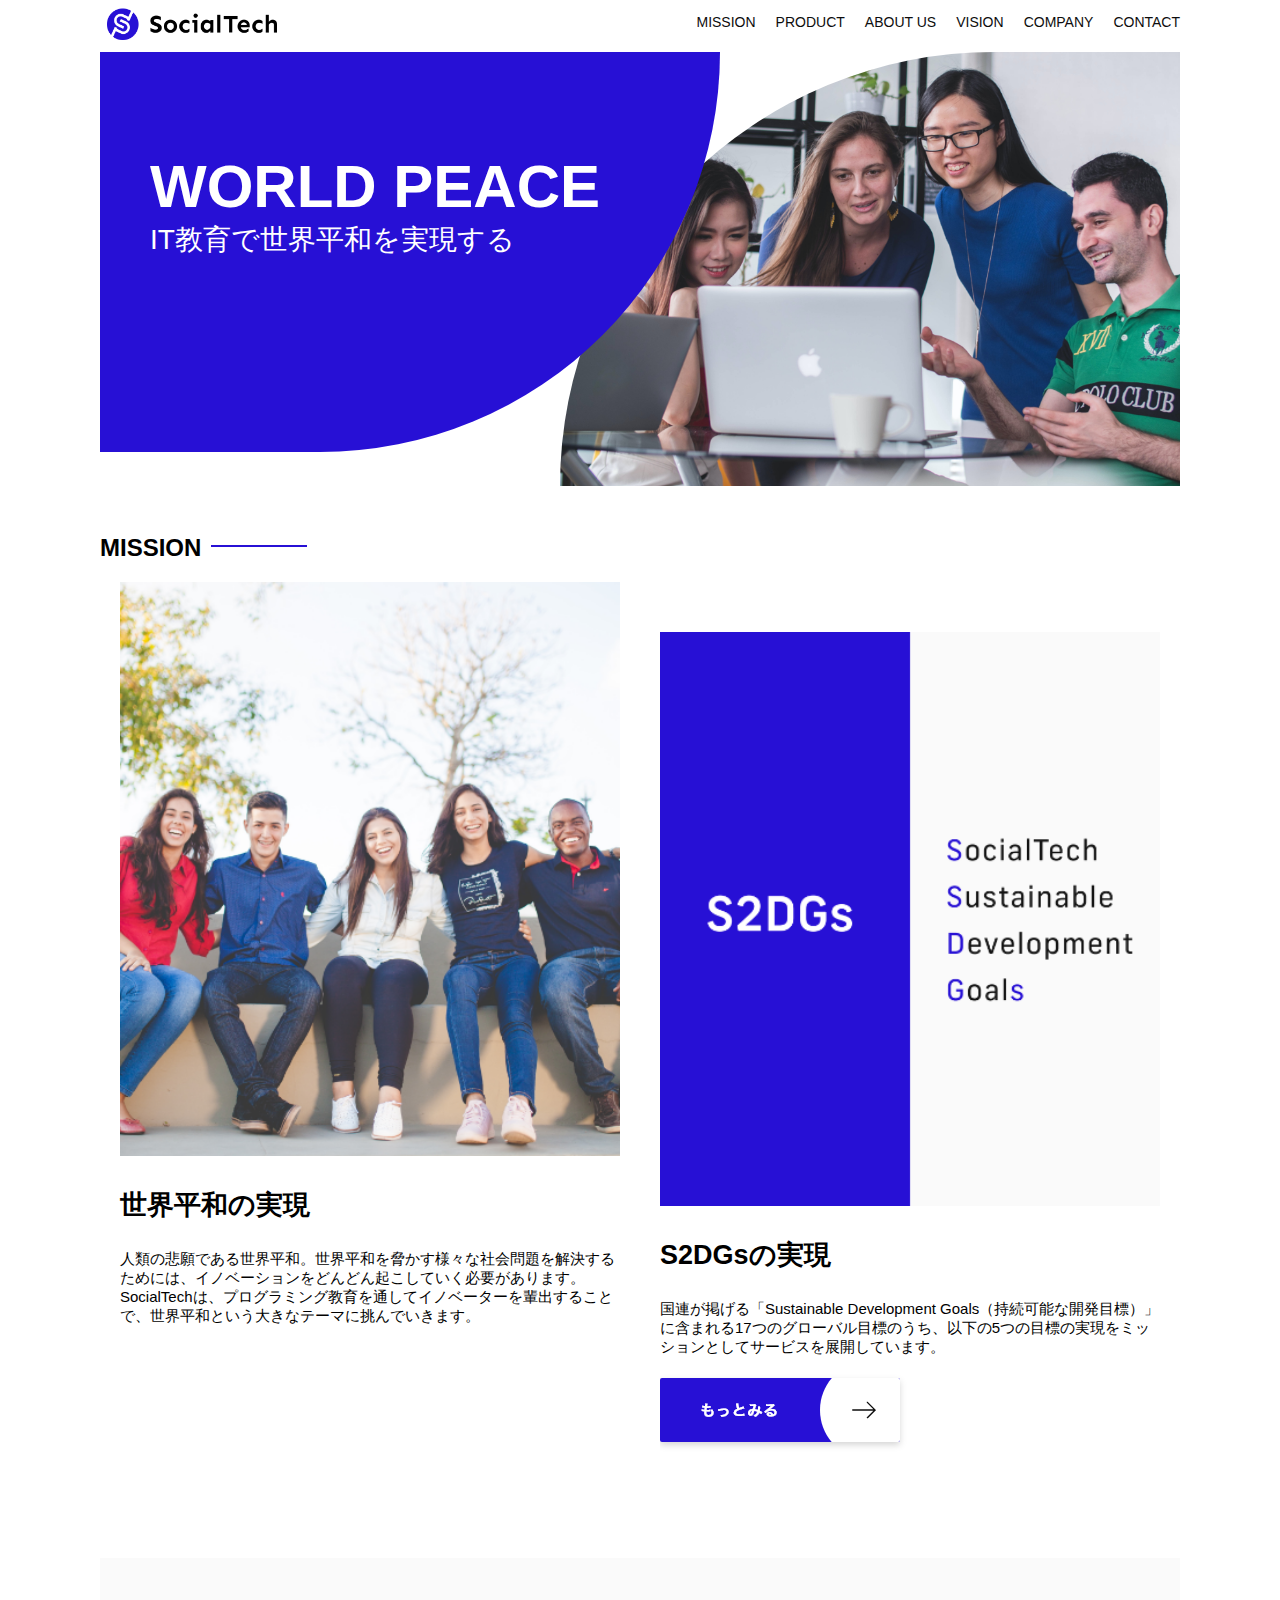
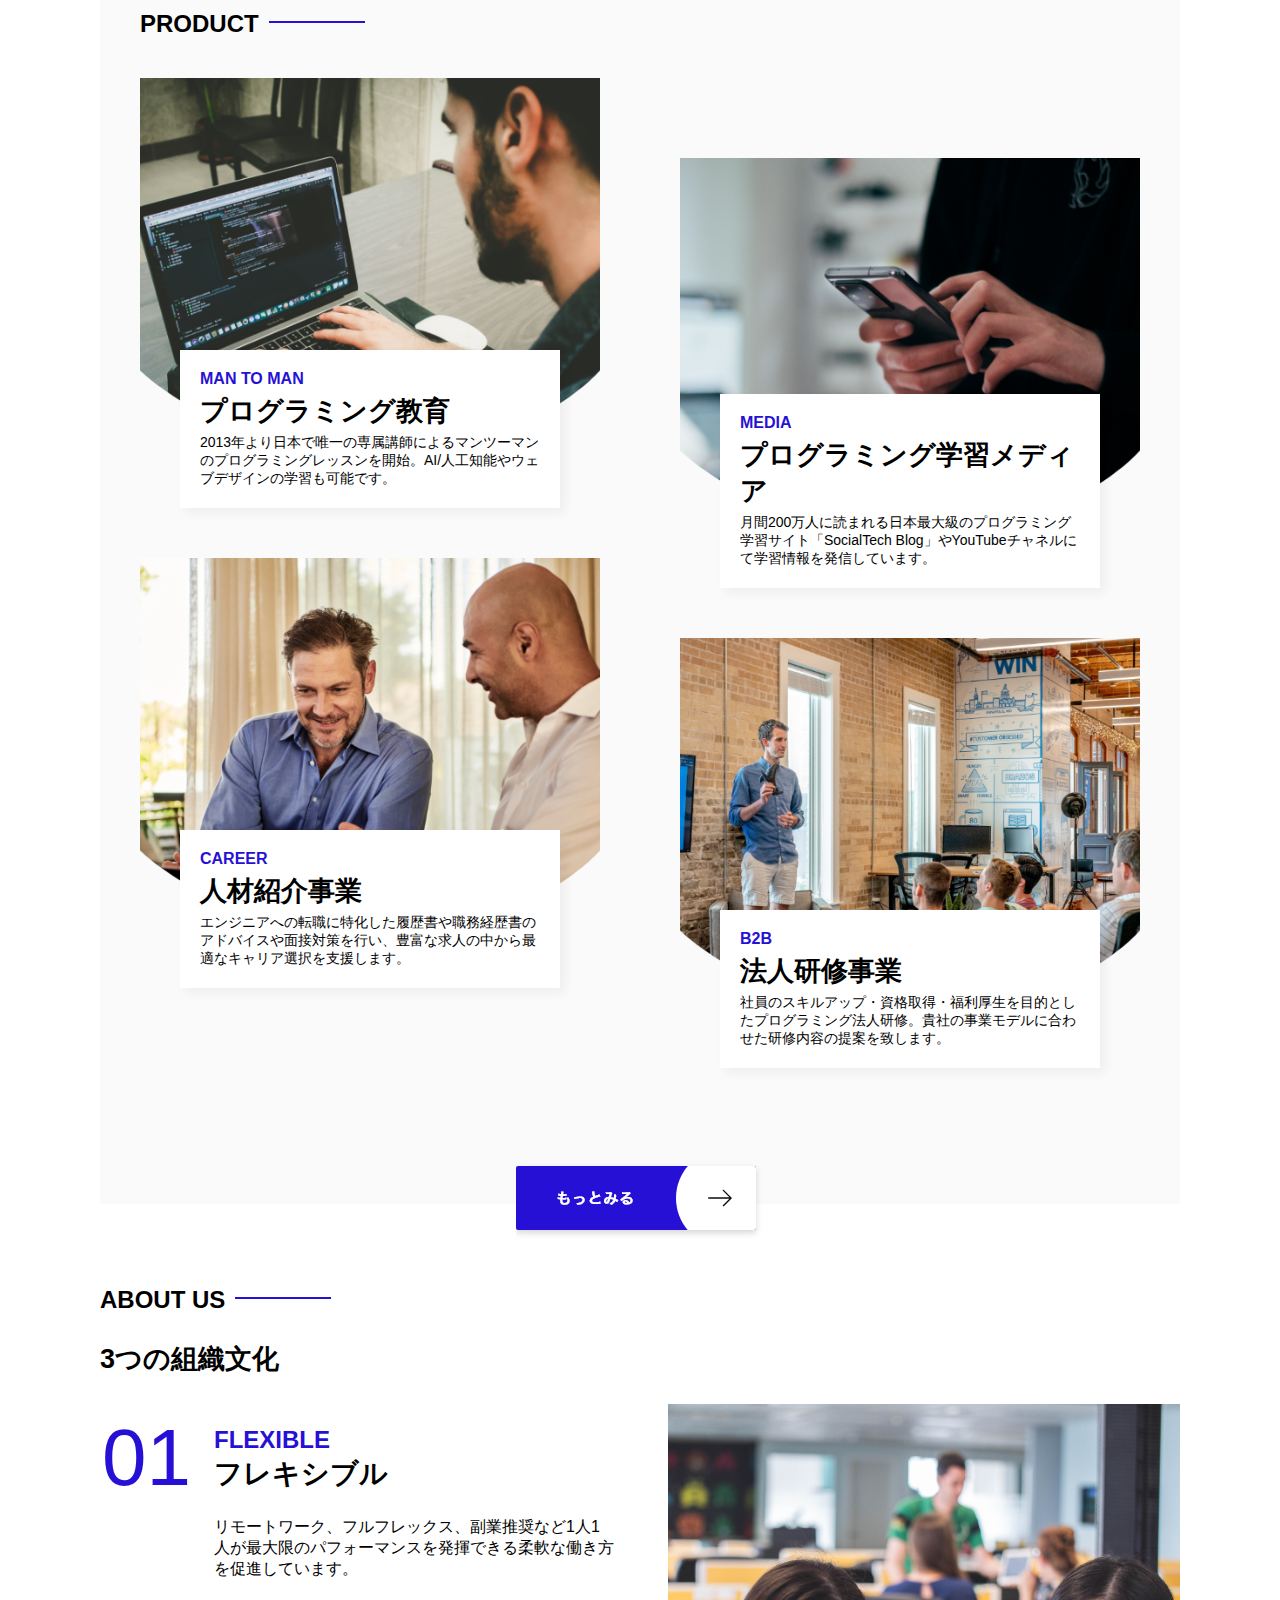
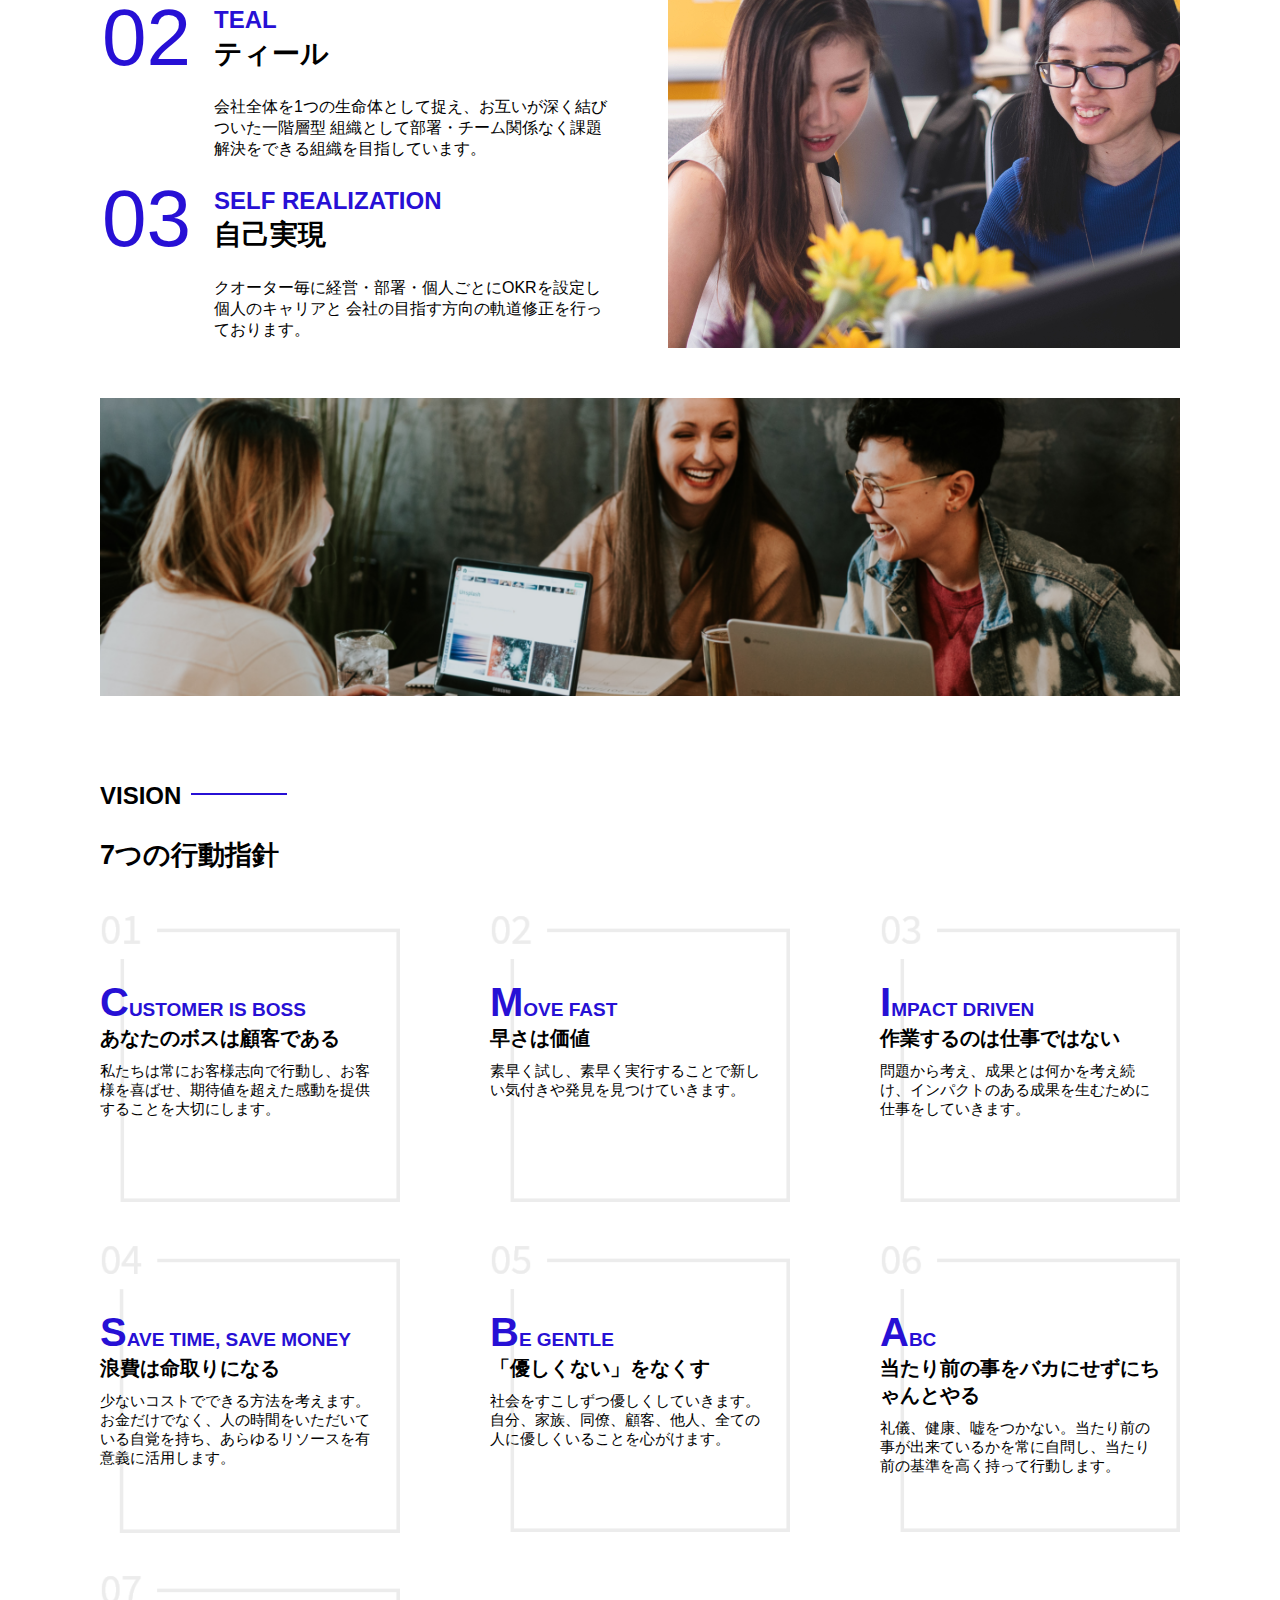
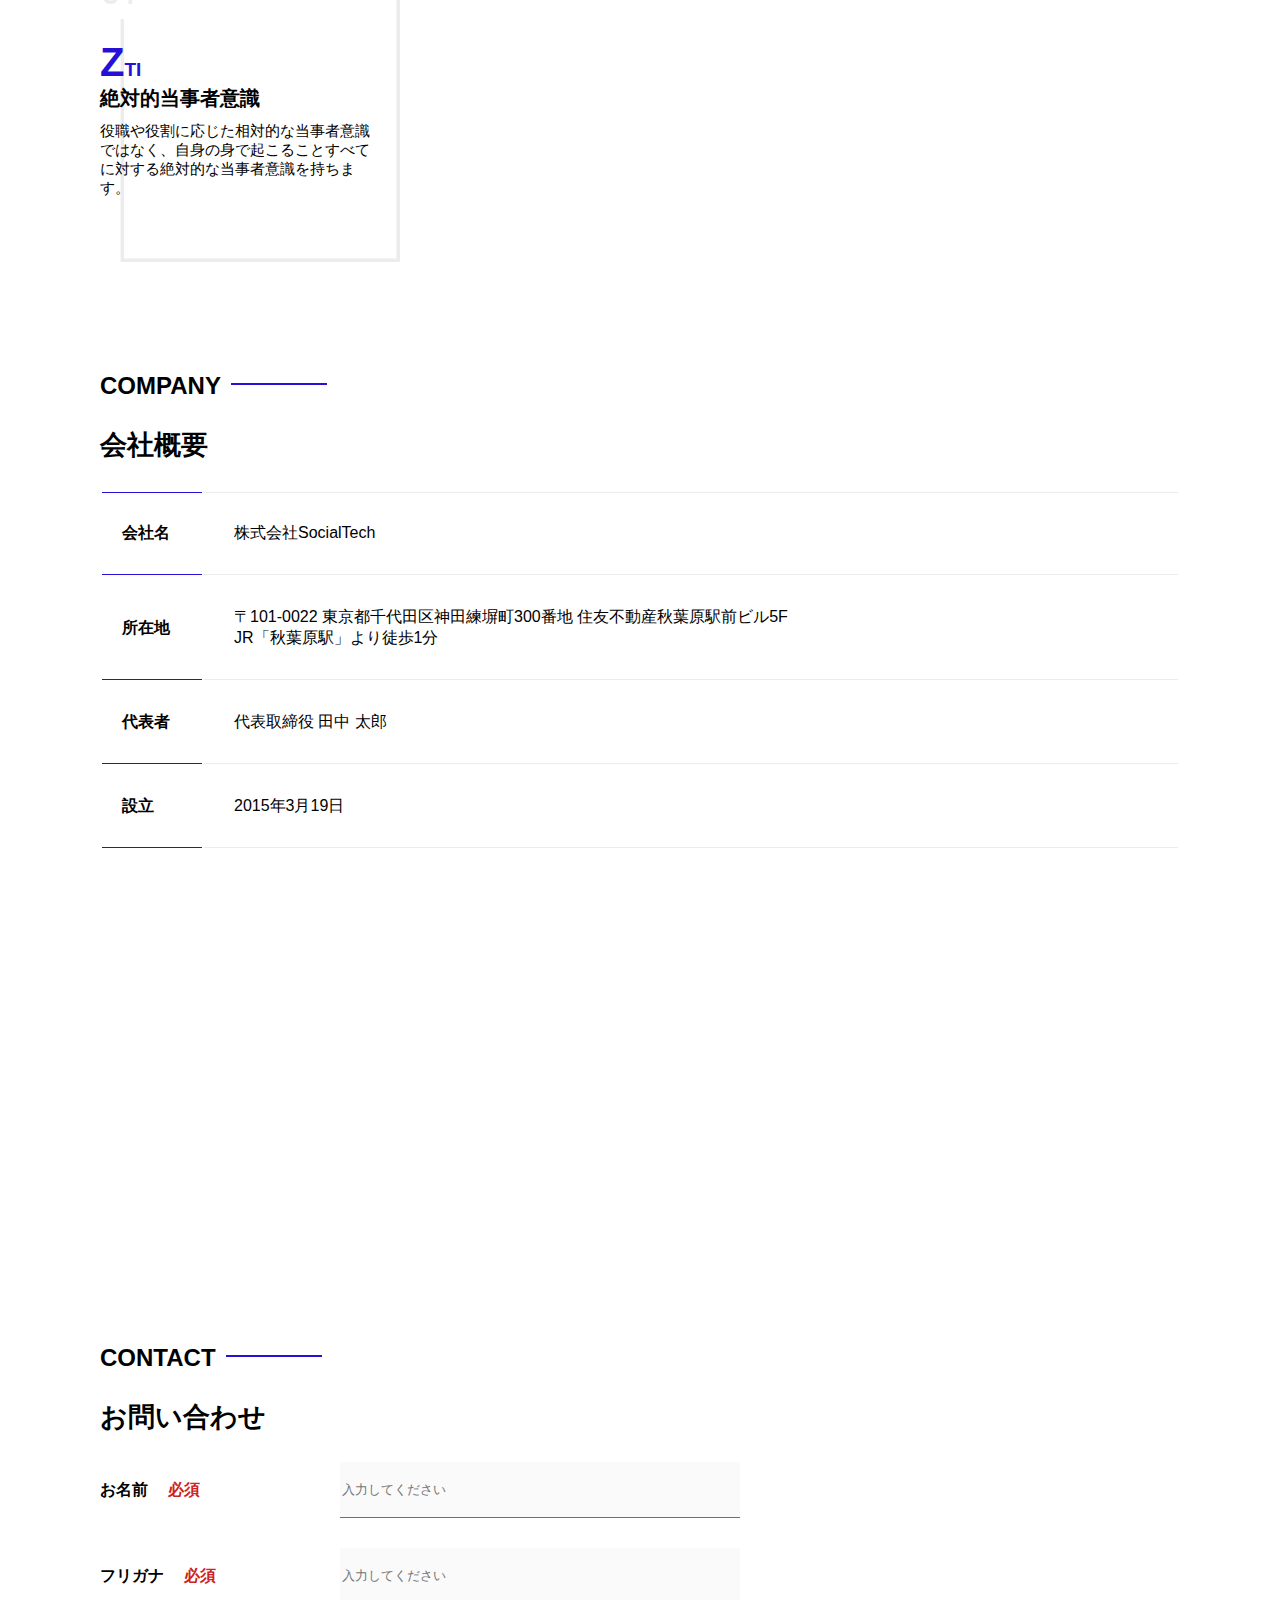
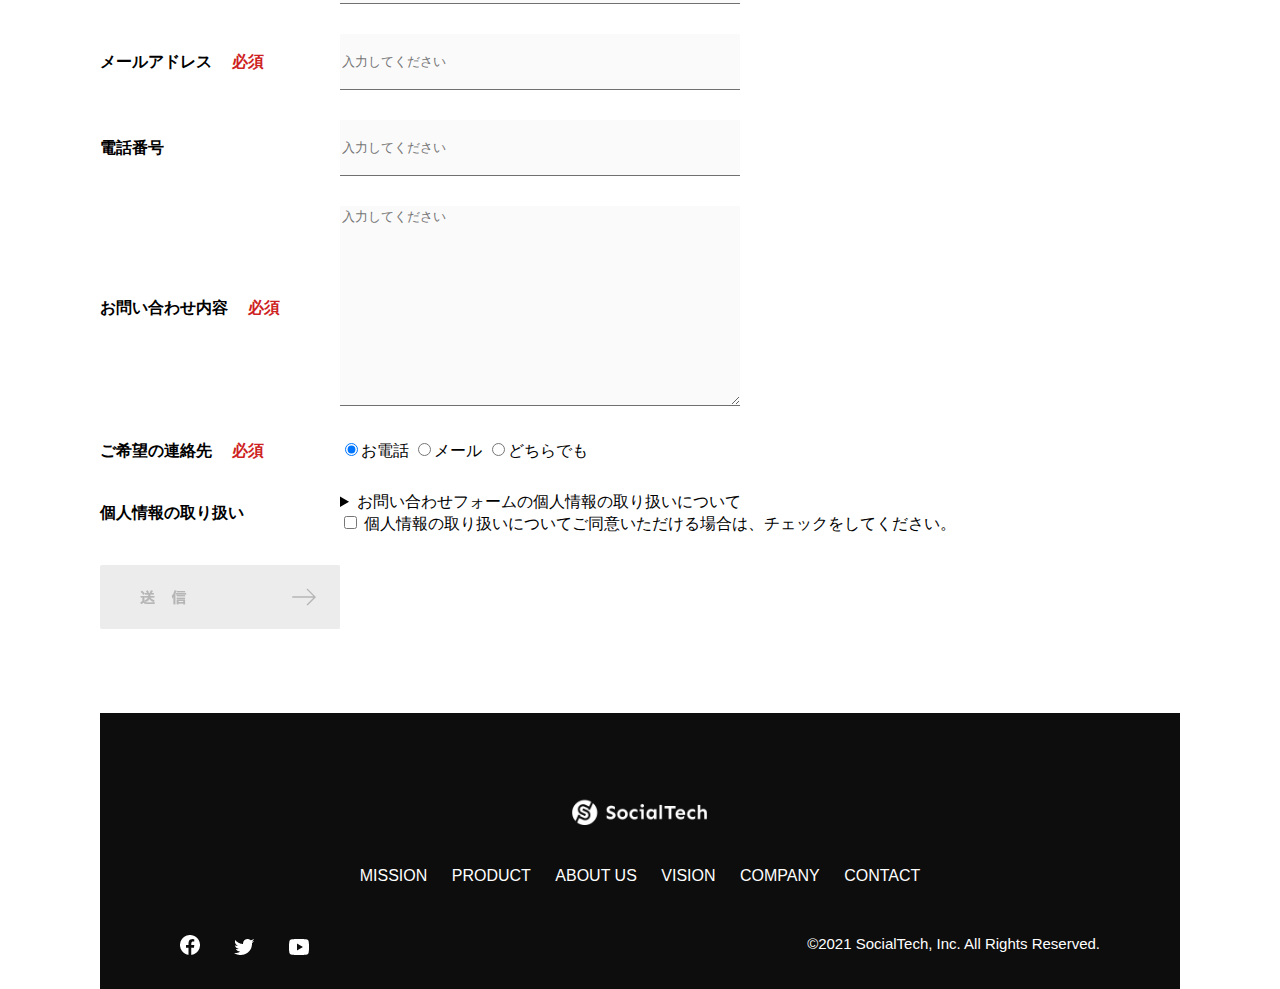
<file: index.html>
<!DOCTYPE html>
<html>

<head>
  <title>SocialTech</title>
  <meta charset="UTF-8">
  <meta name="description" content="SocialTechはEdTech業界のリーディングカンパニーを目指します。">
  <meta name="viewport" content="width=device-width, initial-scale=1.0">
  <link rel="stylesheet" href="style.css">
</head>

<body>
  <!-- ヘッダー -->
  <header>
    <!-- ロゴ -->
    <a href="index.html" id="logo">
      <img src="images/logo.png" alt="トップページに戻る">
    </a>

    <!-- PC用ナビゲーション -->
    <nav id="nav-pc">
      <ul>
        <li><a href="mission.html">MISSION</a></li>
        <li><a href="product.html">PRODUCT</a></li>
        <li><a href="index.html#aboutus">ABOUT US</a></li>
        <li><a href="index.html#vision">VISION</a></li>
        <li><a href="index.html#company">COMPANY</a></li>
        <li><a href="index.html#contact">CONTACT</a></li>
      </ul>
    </nav>
    <!-- スマホ用メニューボタン -->
    <button id="menu-sp" onclick="document.getElementById('nav-sp').style.display = 'block'">
      <img src="images/button-menu.png" alt="ナビゲーションを開く">
    </button>
    <!-- スマホ用ナビゲーション -->
    <div id="nav-sp">
      <button id="close" onclick="document.getElementById('nav-sp').style.display = 'none'">
        <img src="images/button-close.png" alt="ナビゲーションを閉じる">
      </button>

      <nav>
        <ul>
          <li>
            <a id="logo-sp" href="index.html" onclick="document.getElementById('nav-sp').style.display = 'none'"><img
                src="images/logo-sp.png" alt="トップページに戻る"></a>
          </li>
          <li><a class="menu" href="mission.html"
              onclick="document.getElementById('nav-sp').style.display = 'none'">MISSION</a></li>
          <li><a class="menu" href="product.html"
              onclick="document.getElementById('nav-sp').style.display = 'none'">PRODUCT</a></li>
          <li><a class="menu" href="index.html#aboutus"
              onclick="document.getElementById('nav-sp').style.display = 'none'">ABOUT US</a></li>
          <li><a class="menu" href="index.html#vision"
              onclick="document.getElementById('nav-sp').style.display = 'none'">VISION</a></li>
          <li><a class="menu" href="index.html#company"
              onclick="document.getElementById('nav-sp').style.display = 'none'">COMPANY</a></li>
          <li><a class="menu" href="index.html#contact"
              onclick="document.getElementById('nav-sp').style.display = 'none'">CONTACT</a></li>
        </ul>
      </nav>
      <div id="sns">
        <a href="https://www.facebook.com/sejuku2013">
          <img src="images/button-facebook.png" alt="Facebookのリンク">
        </a>
        <a href="https://twitter.com/samuraijuku">
          <img src="images/button-twitter.png" alt="Twitterのリンク">
        </a>
        <a href="https://www.youtube.com/channel/UCCFOQO5aDK0xXam4cUQXT8g">
          <img src="images/button-youtube.png" alt="YouTubeのリンク">
        </a>
      </div>
    </div>
  </header>

  <main>
    <article>
      <!-- メインビジュアル -->
      <section id="main-visual">
        <div id="main-message">
          <h1>WORLD PEACE</h1>
          <p>IT教育で世界平和を実現する</p>
        </div>
        <img src="images/index/index-main.png" alt="PCの周りに集まる多国籍の仲間たち">
      </section>
      <!-- ミッション -->
      <section id="mission">
        <h2 class="index-h2">MISSION</h2>
        <div id="mission-flex">
          <div>
            <img id="mission-photo" src="images/index/index-mission.png" alt="屋外のベンチで写真を撮影する多国籍の仲間たち">
            <h3>世界平和の実現</h3>
            <p>
              人類の悲願である世界平和。世界平和を脅かす様々な社会問題を解決するためには、イノベーションをどんどん起こしていく必要があります。SocialTechは、プログラミング教育を通してイノベーターを輩出することで、世界平和という大きなテーマに挑んでいきます。
            </p>
          </div>
          <div>
            <img id="s2dgs" src="images/index/s2dgs.png" alt="S2DGs">
            <h3>S2DGsの実現</h3>
            <p>国連が掲げる「Sustainable Development Goals（持続可能な開発目標）」に含まれる17つのグローバル目標のうち、以下の5つの目標の実現をミッションとしてサービスを展開しています。</p>
            <a href="mission.html">
              <img src="images/button-more.png" alt="もっとみる">
            </a>
          </div>
        </div>
      </section>
      <!-- プロダクト -->
      <section id="product">
        <h2 class="index-h2">PRODUCT</h2>
        <div class="product-flex">
          <div id="product-left">
            <div>
              <img class="product-photo" src="images/index/index-mantoman.png" alt="PCでコードを書く男性">
              <div class="product-explain">
                <span>MAN TO MAN</span>
                <h3>プログラミング教育</h3>
                <p>2013年より日本で唯一の専属講師によるマンツーマンのプログラミングレッスンを開始。AI/人工知能やウェブデザインの学習も可能です。</p>
              </div>
            </div>
            <div>
              <img class="product-photo" src="images/index/index-career.png" alt="笑顔で話し合う2人の男性">
              <div class="product-explain">
                <span>CAREER</span>
                <h3>人材紹介事業</h3>
                <p>エンジニアへの転職に特化した履歴書や職務経歴書のアドバイスや面接対策を行い、豊富な求人の中から最適なキャリア選択を支援します。</p>
              </div>
            </div>
          </div>
          <div id="product-right">
            <div>
              <img class="product-photo" src="images/index/index-media.png" alt="スマートフォンを操作する人">
              <div class="product-explain">
                <span>MEDIA</span>
                <h3>プログラミング学習メディア</h3>
                <p>月間200万人に読まれる日本最大級のプログラミング学習サイト「SocialTech Blog」やYouTubeチャネルにて学習情報を発信しています。</p>
              </div>
            </div>
            <div>
              <img class="product-photo" src="images/index/index-b2b.png" alt="講演中の男性とそれを聴く人々">
              <div class="product-explain">
                <span>B2B</span>
                <h3>法人研修事業</h3>
                <p>社員のスキルアップ・資格取得・福利厚生を目的としたプログラミング法人研修。貴社の事業モデルに合わせた研修内容の提案を致します。</p>
              </div>
            </div>
          </div>
        </div>
        <div id="product-more">
          <a href="product.html">
            <img src="images/button-more.png" alt="もっとみる">
          </a>
        </div>
      </section>
      <!-- ABOUT US -->
      <section id="aboutus">
        <h2 class="index-h2">ABOUT US</h2>
        <h3>3つの組織文化</h3>
        <div>
          <table class="culture-table">
            <tr>
              <td class="culture-num">01</td>
              <th><span class="culture-en">FLEXIBLE</span><br>フレキシブル</th>
            </tr>
            <tr>
              <td>
                <!-- 空のセル -->
              </td>
              <td class="culture-description">リモートワーク、フルフレックス、副業推奨など1人1人が最大限のパフォーマンスを発揮できる柔軟な働き方を促進しています。</td>
            </tr>
            <tr>
              <td class="culture-num">02</td>
              <th><span class="culture-en">TEAL</span><br>ティール</th>
            </tr>
            <tr>
              <td>
                <!-- 空のセル -->
              </td>
              <td class="culture-description">会社全体を1つの生命体として捉え、お互いが深く結びついた一階層型 組織として部署・チーム関係なく課題解決をできる組織を目指しています。</td>
            </tr>
            <tr>
              <td class="culture-num">03</td>
              <th><span class="culture-en">SELF REALIZATION</span><br>自己実現</th>
            </tr>
            <tr>
              <td>
                <!-- 空のセル -->
              </td>
              <td class="culture-description">クオーター毎に経営・部署・個人ごとにOKRを設定し個人のキャリアと 会社の目指す方向の軌道修正を行っております。</td>
            </tr>
          </table>
          <img class="culture-img" src="images/index/index-aboutus1.png" alt="笑顔で話し合う2人の女性">
        </div>
        <img class="culture-img2" src="images/index/index-aboutus2.png" alt="笑顔で話し合う3人の男女">
      </section>
      <!-- VISION -->
      <section id="vision">
        <h2 class="index-h2">VISION</h2>
        <h3>7つの行動指針</h3>
        <div>
          <div class="vision-box">
            <img src="images/index/vision-01.png" alt="01">
            <div>
              <h4>CUSTOMER IS BOSS</h4>
              <h5>あなたのボスは顧客である</h5>
              <p>私たちは常にお客様志向で行動し、お客様を喜ばせ、期待値を超えた感動を提供することを大切にします。</p>
            </div>
          </div>
          <div class="vision-box">
            <img src="images/index/vision-02.png" alt="02">
            <div>
              <h4>MOVE FAST</h4>
              <h5>早さは価値</h5>
              <p>素早く試し、素早く実行することで新しい気付きや発見を見つけていきます。</p>
            </div>
          </div>
          <div class="vision-box">
            <img src="images/index/vision-03.png" alt="03">
            <div>
              <h4>IMPACT DRIVEN</h4>
              <h5>作業するのは仕事ではない</h5>
              <p>問題から考え、成果とは何かを考え続け、インパクトのある成果を生むために仕事をしていきます。</p>
            </div>
          </div>
          <div class="vision-box">
            <img src="images/index/vision-04.png" alt="04">
            <div>
              <h4>SAVE TIME, SAVE MONEY</h4>
              <h5>浪費は命取りになる</h5>
              <p>少ないコストでできる方法を考えます。お金だけでなく、人の時間をいただいている自覚を持ち、あらゆるリソースを有意義に活用します。</p>
            </div>
          </div>
          <div class="vision-box">
            <img src="images/index/vision-05.png" alt="05">
            <div>
              <h4>BE GENTLE</h4>
              <h5>「優しくない」をなくす</h5>
              <p>社会をすこしずつ優しくしていきます。自分、家族、同僚、顧客、他人、全ての人に優しくいることを心がけます。</p>
            </div>
          </div>
          <div class="vision-box">
            <img src="images/index/vision-06.png" alt="06">
            <div>
              <h4>ABC</h4>
              <h5>当たり前の事をバカにせずにちゃんとやる</h5>
              <p>礼儀、健康、嘘をつかない。当たり前の事が出来ているかを常に自問し、当たり前の基準を高く持って行動します。</p>
            </div>
          </div>
          <div class="vision-box">
            <img src="images/index/vision-07.png" alt="07">
            <div>
              <h4>ZTI</h4>
              <h5>絶対的当事者意識</h5>
              <p>役職や役割に応じた相対的な当事者意識ではなく、自身の身で起こることすべてに対する絶対的な当事者意識を持ちます。</p>
            </div>
          </div>
        </div>
      </section>
      <!-- COMPANY -->
      <section id="company">
        <h2 class="index-h2">COMPANY</h2>
        <h3>会社概要</h3>
        <table id="company-table">
          <tr>
            <th class="tableheader tableheader-first">会社名</th>
            <td class="cell cell-first">株式会社SocialTech</td>
          </tr>
          <tr>
            <th class="tableheader">所在地</th>
            <td class="cell">〒101-0022 東京都千代田区神田練塀町300番地 住友不動産秋葉原駅前ビル5F<br>JR「秋葉原駅」より徒歩1分</td>
          </tr>
          <tr>
            <th class="tableheader">代表者</th>
            <td class="cell">代表取締役 田中 太郎</td>
          </tr>
          <tr>
            <th class="tableheader">設立</th>
            <td class="cell">2015年3月19日</td>
          </tr>
        </table>
        <iframe
          src="https://www.google.com/maps/embed?pb=!1m18!1m12!1m3!1d12960.275487385094!2d139.76435286709986!3d35.699922761296456!2m3!1f0!2f0!3f0!3m2!1i1024!2i768!4f13.1!3m3!1m2!1s0x60188fee13660e23%3A0x77137876edf742ac!2z5L2P5Y-L5LiN5YuV55Sj56eL6JGJ5Y6f6aeF5YmN44OT44Or!5e0!3m2!1sja!2sjp!4v1729045580157!5m2!1sja!2sjp"
          style="border:0;" allowfullscreen="" loading="lazy">
        </iframe>
      </section>
      <!-- お問い合わせフォーム -->
      <section id="contact">
        <h2 class="index-h2">CONTACT</h2>
        <h3>お問い合わせ</h3>
        <form>
          <div>
            <div class="contact-heading">
              <label class="contact-label">お名前<span class="contact-span">必須</span></label>
            </div>
            <div>
              <input type="text" name="name" placeholder="入力してください" class="contact-textbox">
            </div>
          </div>
          <div>
            <div class="contact-heading">
              <label class="contact-label">フリガナ<span class="contact-span">必須</span></label>
            </div>
            <div>
              <input type="text" name="hurigana" placeholder="入力してください" class="contact-textbox">
            </div>
          </div>
          <div>
            <div class="contact-heading">
              <label class="contact-label">メールアドレス<span class="contact-span">必須</span></label>
            </div>
            <div>
              <input type="text" name="email" placeholder="入力してください" class="contact-textbox">
            </div>
          </div>
          <div>
            <div class="contact-heading">
              <label class="contact-label">電話番号</label>
            </div>
            <div>
              <input type="text" name="tel" placeholder="入力してください" class="contact-textbox">
            </div>
          </div>
          <div>
            <div class="contact-heading">
              <label class="contact-label">お問い合わせ内容<span class="contact-span">必須</span></label>
            </div>
            <div>
              <textarea class="contact-textarea" placeholder="入力してください" name="message"></textarea>
            </div>
          </div>
          <div>
            <div class="contact-heading">
              <label class="contact-label">ご希望の連絡先<span class="contact-span">必須</span></label>
            </div>
            <div>
              <input class="radiobutton" type="radio" value="tel" name="contact" checked><label>お電話</label>
              <input class="radiobutton" type="radio" value="mail" name="contact"><label>メール</label>
              <input class="radiobutton" type="radio" value="both" name="contact"><label>どちらでも</label>
            </div>
          </div>
          <div>
            <div class="contact-heading">
              <label class="contact-label">個人情報の取り扱い</label>
            </div>
            <div>
              <details>
                <summary>お問い合わせフォームの個人情報の取り扱いについて</summary>
                <div>
                  <dl>
                    <dt>１．組織の名称又は氏名</dt>
                    <dd>株式会社SocialTech</dd>
                    <dt>２．個人情報保護管理者（若しくはその代理人）の氏名又は職名、所属及び連絡先</dt>
                    <dd>
                      <p>鈴木 一郎 コーポレート部</p>
                      <p>メールアドレス：samurai@example.com</p>
                      <p>TEL：03-1234-5678</p>
                    </dd>
                    <dt>３．個人情報の利用目的</dt>
                    <dd>
                      <ul>
                        <li>・本サービス及び本サービスに関連する情報の提供又はそれらに関する連絡のため</li>
                        <li>・ユーザーの本人確認のため</li>
                        <li>・当社サービスのご案内のため</li>
                        <li>・当社の商品等の広告または宣伝（電子メールによるものを含むものとします。）</li>
                      </ul>
                    </dd>
                    <dt>４．個人情報の取り扱い業務の委託</dt>
                    <dd>
                      個人情報の取扱業務の全部または一部を外部に業務委託する場合があります。その際、弊社は、個人情報を適切に保護できる管理体制を敷き実行していることを条件として委託先を厳選したうえで、機密保持契約を委託先と締結し、お客様の個人情報を厳密に管理させます。
                    </dd>
                    <dt>５．個人情報の開示等の請求</dt>
                    <dd>
                      お客様は、弊社に対してご自身の個人情報の開示等（利用目的の通知、開示、内容の訂正・追加・削除、利用の停止または消去、第三者への提供の停止）に関して、当社問合わせ窓口に申し出ることができます。<br>
                      その際、弊社はお客様ご本人を確認させていただいたうえで、合理的な期間内に対応いたします。<br>
                      なお、個人情報に関する弊社問合わせ先は、次の通りです。
                    </dd>
                    <dd>
                      <p>株式会社SocialTech　個人情報問合せ窓口</p>
                      <p>〒150-0043　東京都千代田区神田練塀町300番地 住友不動産秋葉原駅前ビル5F</p>
                      <p>メールアドレス：samurai@example.com　TEL：03-1234-5678</p>
                    </dd>

                    <dt>６．個人情報を提供されることの任意性について</dt>
                    <dd>お客様がご自身の個人情報を弊社に提供されるか否かは、お客様のご判断によりますが、もしご提供されない場合には、適切なサービスが提供できない場合がありますので予めご了承ください。</dd>
                  </dl>
                </div>
              </details>
              <input type="checkbox" name="agree">
              <span>個人情報の取り扱いについてご同意いただける場合は、チェックをしてください。</span>
            </div>
          </div>
          <input type="image" src="images/button-submit.png" alt="送信する">
        </form>
      </section>
    </article>
  </main>

  <footer>
    <div id="footer-logo">
      <img src="images/logo-sp.png" alt="SocialTech">
    </div>
    <div id="footer-link">
      <a href="mission.html">MISSION</a>
      <a href="product.html">PRODUCT</a>
      <a href="index.html#aboutus">ABOUT US</a>
      <a href="index.html#vision">VISION</a>
      <a href="index.html#company">COMPANY</a>
      <a href="index.html#contact">CONTACT</a>
    </div>
    <div id="sns-footer">
      <div class="sns-btns">
        <a href="https://www.facebook.com/sejuku2013"><img src="images/button-facebook.png" alt="Facebookのリンク"></a>
        <a href="https://twitter.com/samuraijuku"><img src="images/button-twitter.png" alt="Twitterのリンク"></a>
        <a href="https://www.youtube.com/channel/UCCFOQO5aDK0xXam4cUQXT8g"><img src="images/button-youtube.png" alt="YouTubeのリンク"></a>
      </div>
      <p id="copyright">&copy;2021 SocialTech, Inc. All Rights Reserved.</p>
    </div>
  </footer>
</body>

</html>
</file>
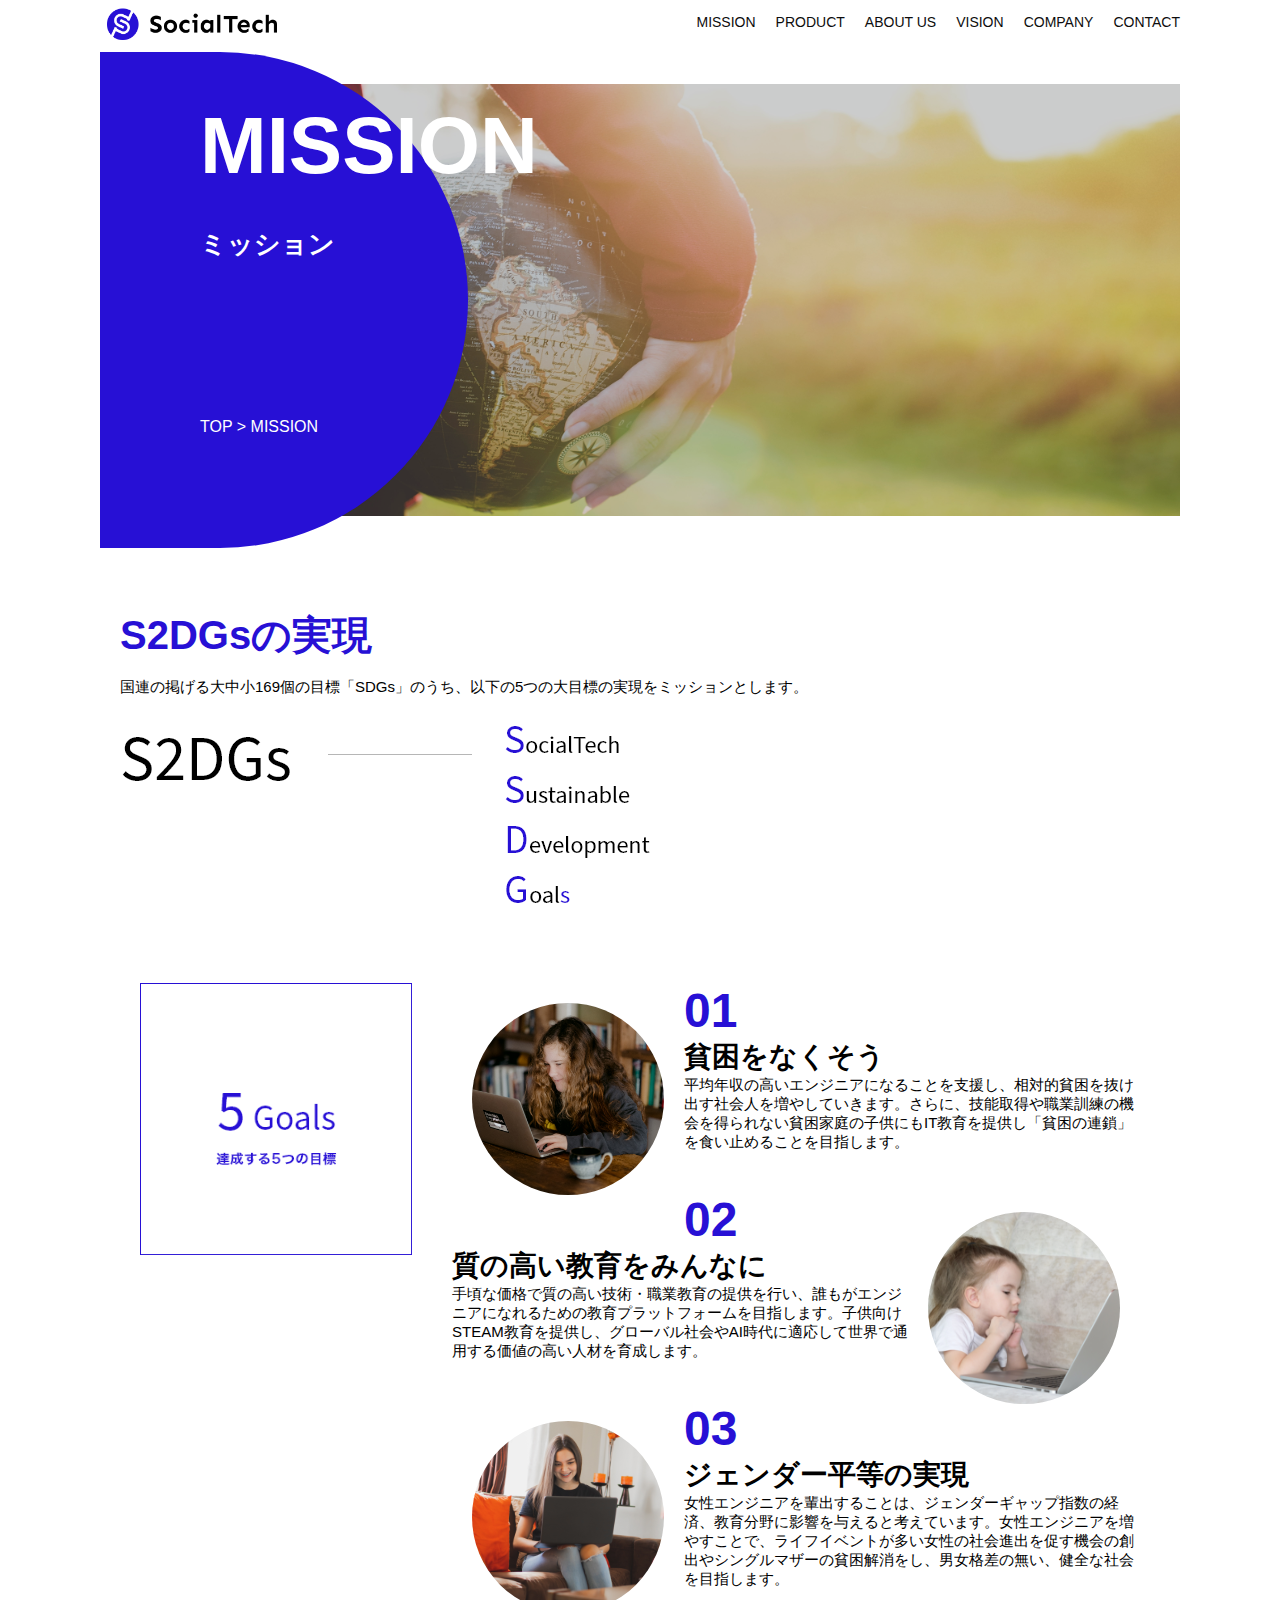
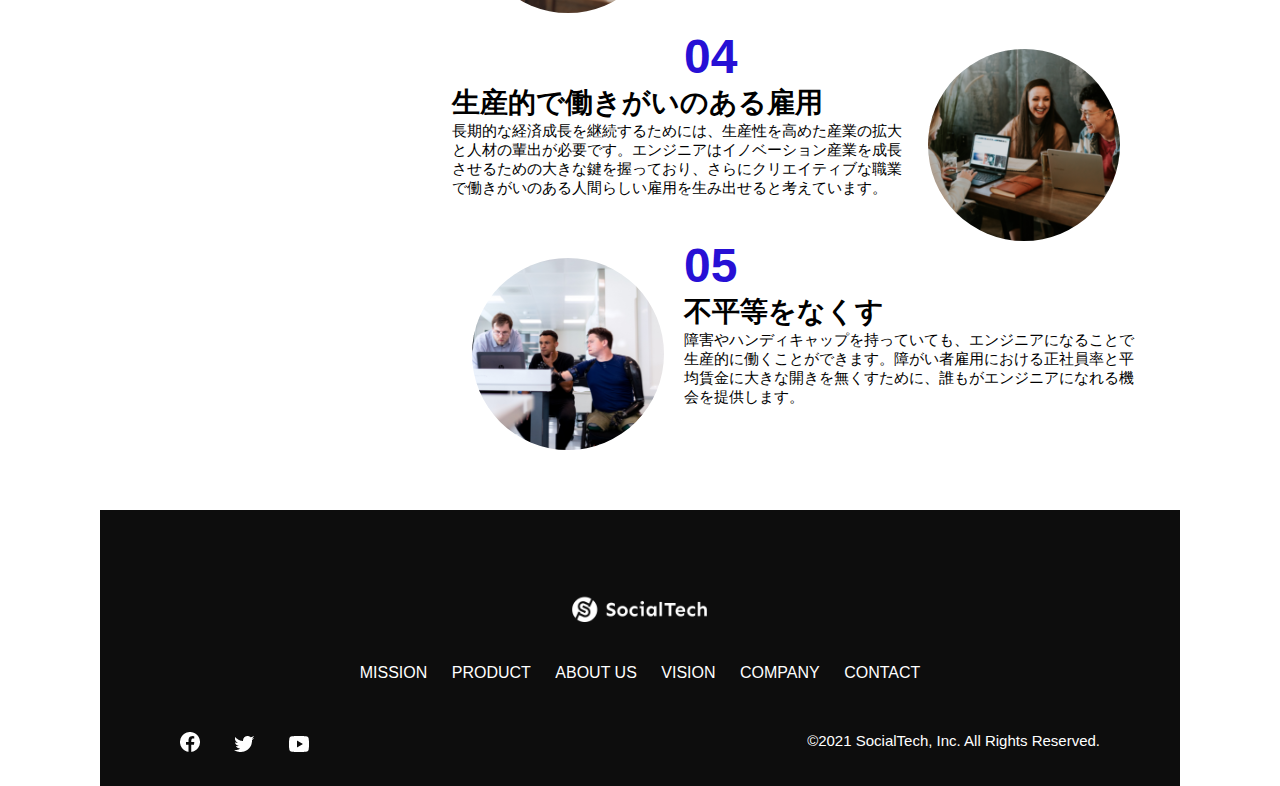
<file: mission.html>
<!DOCTYPE html>
<html>
  <head>
    <title>SocialTech - MISSION ミッション -</title>
    <meta charset="utf-8">
    <meta name="description" content="SocialTechが目指す5つの目標（S2DGs）を紹介します">
    <meta name="viewport" content="width=device-width, initial-scale=1.0">
    <link rel="stylesheet" href="style.css">
  </head>

  <body>
    <!-- ヘッダー -->
    <header>
      <!-- ロゴ -->
      <a href="index.html" id="logo">
        <img src="images/logo.png" alt="トップページに戻る">
      </a>

      <!-- PC用ナビゲーション -->
      <nav id="nav-pc">
        <ul>
          <li><a href="mission.html">MISSION</a></li>
          <li><a href="product.html">PRODUCT</a></li>
          <li><a href="index.html#aboutus">ABOUT US</a></li>
          <li><a href="index.html#vision">VISION</a></li>
          <li><a href="index.html#company">COMPANY</a></li>
          <li><a href="index.html#contact">CONTACT</a></li>
        </ul>
      </nav>

      <!-- スマホ用メニューボタン -->
      <button id="menu-sp" onclick="document.getElementById('nav-sp').style.display = 'block'">
        <img src="images/button-menu.png" alt="ナビゲーションを開く">
      </button>

      <!-- スマホ用ナビゲーション -->
      <div id="nav-sp">
        <button id="close" onclick="document.getElementById('nav-sp').style.display = 'none'">
          <img src="images/button-close.png" alt="ナビゲーションを閉じる">
        </button>

        <nav>
          <ul>
            <li>
              <a id="logo-sp" href="index.html" onclick="document.getElementById('nav-sp').style.display = 'none'"><img src="images/logo-sp.png" alt="トップページに戻る"></a>
            </li>
            <li><a class="menu" href="mission.html" onclick="document.getElementById('nav-sp').style.display = 'none'">MISSION</a></li>
            <li><a class="menu" href="product.html" onclick="document.getElementById('nav-sp').style.display = 'none'">PRODUCT</a></li>
            <li><a class="menu" href="index.html#aboutus" onclick="document.getElementById('nav-sp').style.display = 'none'">ABOUT US</a></li>
            <li><a class="menu" href="index.html#vision" onclick="document.getElementById('nav-sp').style.display = 'none'">VISION</a></li>
            <li><a class="menu" href="index.html#company" onclick="document.getElementById('nav-sp').style.display = 'none'">COMPANY</a></li>
            <li><a class="menu" href="index.html#contact" onclick="document.getElementById('nav-sp').style.display = 'none'">CONTACT</a></li>
          </ul>
        </nav>
        <div id="sns">
          <a href="https://www.facebook.com/sejuku2013">
            <img src="images/button-facebook.png" alt="Facebookのリンク">
          </a>
          <a href="https://twitter.com/samuraijuku">
            <img src="images/button-twitter.png" alt="Twitterのリンク">
          </a>
          <a href="https://www.youtube.com/channel/UCCFOQO5aDK0xXam4cUQXT8g">
            <img src="images/button-youtube.png" alt="YouTubeのリンク">
          </a>
        </div>
      </div>
    </header>

    <main>
      <article>
        <section id="mission-main">
          <div class="mission-main-inner">
            <div id="mission-title">
              <h1>MISSION<br><span>ミッション</span></h1>
              <p>TOP > MISSION</p>
            </div>
          </div>
        </section>

        <section id="mission-s2dgs">
          <h2 class="mission-h2">S2DGsの実現</h2>
          <p>国連の掲げる大中小169個の目標「SDGs」のうち、以下の5つの大目標の実現をミッションとします。</p>
          <img src="images/mission/mission-s2dgs.png" alt="S2DGs">
        </section>

        <section id="mission-five-goals">
          <div class="five-goals-image">
            <img src="images/mission/mission-5goals.png" alt="5Goals">
          </div>
          <div class="five-goals-read">
            <div>
              <img class="fivegoals-image-left" src="images/mission/mission-5goals01.png" alt="PCを操作する女の子">
              <span class="fivegoals-number">01</span>
              <h3 class="fivegoals-h3">貧困をなくそう</h3>
              <p class="fivegoals-p">平均年収の高いエンジニアになることを支援し、相対的貧困を抜け出す社会人を増やしていきます。さらに、技能取得や職業訓練の機会を得られない貧困家庭の子供にもIT教育を提供し「貧困の連鎖」を食い止めることを目指します。</p>
            </div>
            <div>
              <img class="fivegoals-image-right" src="images/mission/mission-5goals02.png" alt="PCを見つめる小さい女の子">
              <span class="fivegoals-number">02</span>
              <h3 class="fivegoals-h3">質の高い教育をみんなに</h3>
              <p class="fivegoals-p">手頃な価格で質の高い技術・職業教育の提供を行い、誰もがエンジニアになれるための教育プラットフォームを目指します。子供向けSTEAM教育を提供し、グローバル社会やAI時代に適応して世界で通用する価値の高い人材を育成します。</p>
            </div>
            <div>
              <img class="fivegoals-image-left" src="images/mission/mission-5goals03.png" alt="PCを操作する女性">
              <span class="fivegoals-number">03</span>
              <h3 class="fivegoals-h3">ジェンダー平等の実現</h3>
              <p class="fivegoals-p">女性エンジニアを輩出することは、ジェンダーギャップ指数の経済、教育分野に影響を与えると考えています。女性エンジニアを増やすことで、ライフイベントが多い女性の社会進出を促す機会の創出やシングルマザーの貧困解消をし、男女格差の無い、健全な社会を目指します。</p>
            </div>
            <div>
              <img class="fivegoals-image-right" src="images/mission/mission-5goals04.png" alt="笑顔で話し合う3人の男女">
              <span class="fivegoals-number">04</span>
              <h3 class="fivegoals-h3">生産的で働きがいのある雇用</h3>
              <p class="fivegoals-p">長期的な経済成長を継続するためには、生産性を高めた産業の拡大と人材の輩出が必要です。エンジニアはイノベーション産業を成長させるための大きな鍵を握っており、さらにクリエイティブな職業で働きがいのある人間らしい雇用を生み出せると考えています。</p>
            </div>
            <div>
              <img class="fivegoals-image-left" src="images/mission/mission-5goals05.png" alt="障害を持つ男性が生き生きと働く様子">
              <span class="fivegoals-number">05</span>
              <h3 class="fivegoals-h3">不平等をなくす</h3>
              <p class="fivegoals-p">障害やハンディキャップを持っていても、エンジニアになることで生産的に働くことができます。障がい者雇用における正社員率と平均賃金に大きな開きを無くすために、誰もがエンジニアになれる機会を提供します。</p>
            </div>
          </div>          
        </section>

      </article>
    </main>

    <footer>
      <div id="footer-logo">
        <img src="images/logo-sp.png" alt="SocialTech">
      </div>
      <div id="footer-link">
        <a href="mission.html">MISSION</a>
        <a href="product.html">PRODUCT</a>
        <a href="index.html#aboutus">ABOUT US</a>
        <a href="index.html#vision">VISION</a>
        <a href="index.html#company">COMPANY</a>
        <a href="index.html#contact">CONTACT</a>
      </div>
      <div id="sns-footer">
        <div class="sns-btns">
          <a href="https://www.facebook.com/sejuku2013"><img src="images/button-facebook.png" alt="Facebookのリンク"></a>
          <a href="https://twitter.com/samuraijuku"><img src="images/button-twitter.png" alt="Twitterのリンク"></a>
          <a href="https://www.youtube.com/channel/UCCFOQO5aDK0xXam4cUQXT8g"><img src="images/button-youtube.png" alt="YouTubeのリンク"></a>
        </div>
        <p id="copyright">&copy;2021 SocialTech, Inc. All Rights Reserved.</p>
      </div>
    </footer>

  </body>
</html>
</file>
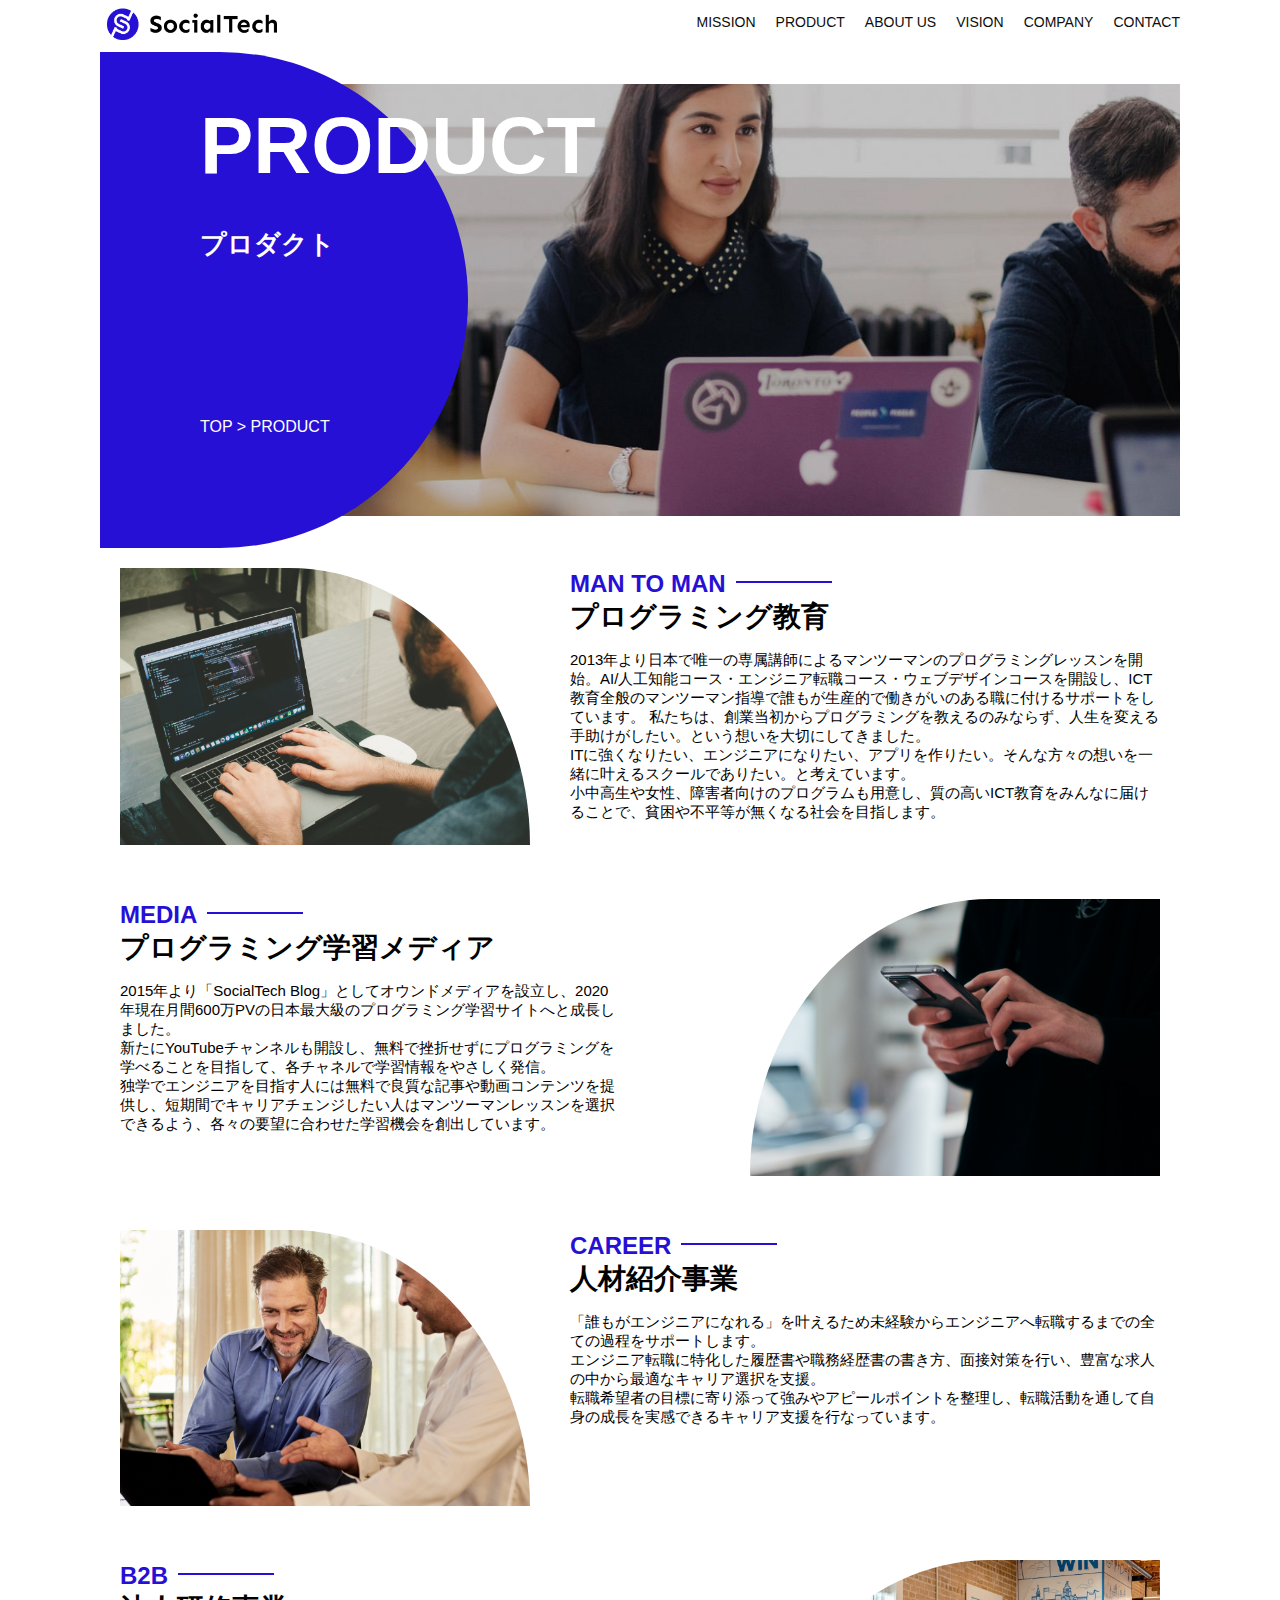
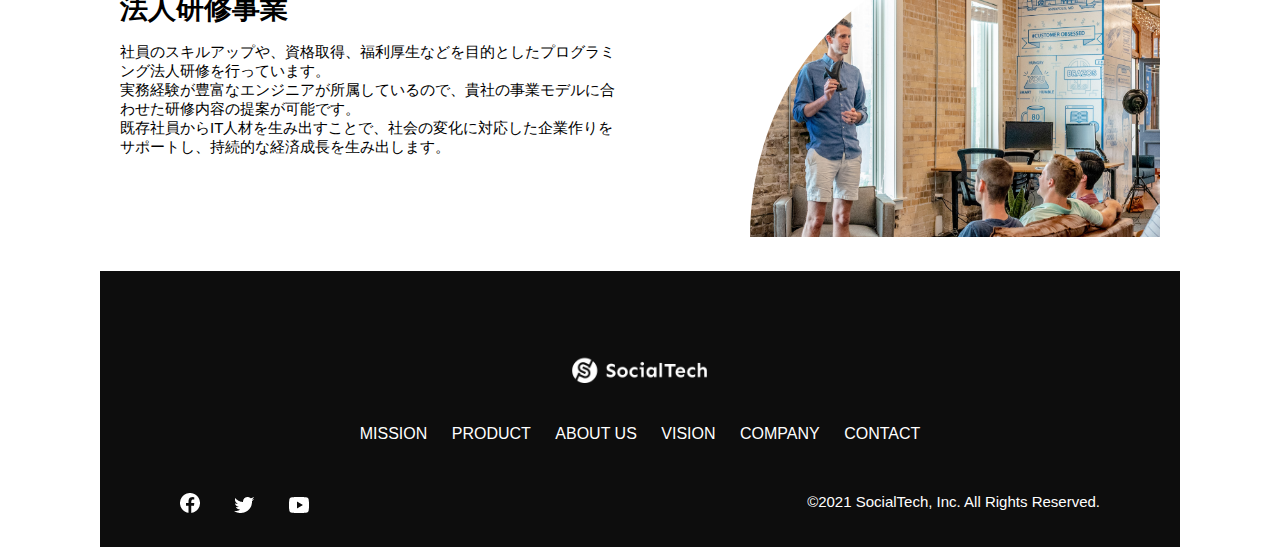
<file: product.html>
<!DOCTYPE html>
<html>
  <head>
    <title>SocialTech -PRODUCT プロダクト-</title>
    <meta charset="utf-8">
    <meta name="description" content="SocialTechの4つのプロダクトを紹介します">
    <meta name="viewport" content="width=device-width, initial-scale=1.0">
    <link rel="stylesheet" href="style.css">
  </head>

  <body>
    <!-- ヘッダー -->
    <header>
      <!-- ロゴ -->
      <a href="index.html" id="logo">
        <img src="images/logo.png" alt="トップページに戻る">
      </a>

      <!-- PC用ナビゲーション -->
      <nav id="nav-pc">
        <ul>
          <li><a href="mission.html">MISSION</a></li>
          <li><a href="product.html">PRODUCT</a></li>
          <li><a href="index.html#aboutus">ABOUT US</a></li>
          <li><a href="index.html#vision">VISION</a></li>
          <li><a href="index.html#company">COMPANY</a></li>
          <li><a href="index.html#contact">CONTACT</a></li>
        </ul>
      </nav>

      <!-- スマホ用メニューボタン -->
      <button id="menu-sp" onclick="document.getElementById('nav-sp').style.display = 'block'">
        <img src="images/button-menu.png" alt="ナビゲーションを開く">
      </button>

      <!-- スマホ用ナビゲーション -->
      <div id="nav-sp">
        <button id="close" onclick="document.getElementById('nav-sp').style.display = 'none'">
          <img src="images/button-close.png" alt="ナビゲーションを閉じる">
        </button>

        <nav>
          <ul>
            <li>
              <a id="logo-sp" href="index.html" onclick="document.getElementById('nav-sp').style.display = 'none'"><img src="images/logo-sp.png" alt="トップページに戻る"></a>
            </li>
            <li><a class="menu" href="mission.html" onclick="document.getElementById('nav-sp').style.display = 'none'">MISSION</a></li>
            <li><a class="menu" href="product.html" onclick="document.getElementById('nav-sp').style.display = 'none'">PRODUCT</a></li>
            <li><a class="menu" href="index.html#aboutus" onclick="document.getElementById('nav-sp').style.display = 'none'">ABOUT US</a></li>
            <li><a class="menu" href="index.html#vision" onclick="document.getElementById('nav-sp').style.display = 'none'">VISION</a></li>
            <li><a class="menu" href="index.html#company" onclick="document.getElementById('nav-sp').style.display = 'none'">COMPANY</a></li>
            <li><a class="menu" href="index.html#contact" onclick="document.getElementById('nav-sp').style.display = 'none'">CONTACT</a></li>
          </ul>
        </nav>
        <div id="sns">
          <a href="https://www.facebook.com/sejuku2013">
            <img src="images/button-facebook.png" alt="Facebookのリンク">
          </a>
          <a href="https://twitter.com/samuraijuku">
            <img src="images/button-twitter.png" alt="Twitterのリンク">
          </a>
          <a href="https://www.youtube.com/channel/UCCFOQO5aDK0xXam4cUQXT8g">
            <img src="images/button-youtube.png" alt="YouTubeのリンク">
          </a>
        </div>
      </div>
    </header>

    <main>
      <article>
        <section id="product-main">
          <div class="product-main-inner">
            <div id="product-title">
              <h1>PRODUCT<br><span>プロダクト</span></h1>
              <p>TOP > PRODUCT</p>
            </div>
          </div>
        </section>

        <section class="product-section product-section-left">
          <div class="product-section-img">
            <img src="images/product/product-mantoman.png" alt="PCでコードを書く男性">
          </div>
          <div class="product-read">
            <h2 class="product-h2">MAN TO MAN</h2>
            <h3 class="product-h3">プログラミング教育</h3>
            <p>2013年より日本で唯一の専属講師によるマンツーマンのプログラミングレッスンを開始。AI/人工知能コース・エンジニア転職コース・ウェブデザインコースを開設し、ICT教育全般のマンツーマン指導で誰もが生産的で働きがいのある職に付けるサポートをしています。 私たちは、創業当初からプログラミングを教えるのみならず、人生を変える手助けがしたい。という想いを大切にしてきました。<br>ITに強くなりたい、エンジニアになりたい、アプリを作りたい。そんな方々の想いを一緒に叶えるスクールでありたい。と考えています。<br>小中高生や女性、障害者向けのプログラムも用意し、質の高いICT教育をみんなに届けることで、貧困や不平等が無くなる社会を目指します。</p>
          </div>
        </section>

        <section class="product-section product-section-right">
          <div class="product-read">
            <h2 class="product-h2">MEDIA</h2>
            <h3 class="product-h3">プログラミング学習メディア</h3>
            <p>2015年より「SocialTech Blog」としてオウンドメディアを設立し、2020年現在月間600万PVの日本最大級のプログラミング学習サイトへと成長しました。<br>新たにYouTubeチャンネルも開設し、無料で挫折せずにプログラミングを学べることを目指して、各チャネルで学習情報をやさしく発信。<br>独学でエンジニアを目指す人には無料で良質な記事や動画コンテンツを提供し、短期間でキャリアチェンジしたい人はマンツーマンレッスンを選択できるよう、各々の要望に合わせた学習機会を創出しています。</p>
          </div>
          <div class="product-section-img">
            <img src="images/product/product-media.png" alt="スマートフォンを操作する人">
          </div>
        </section>

        <section class="product-section product-section-left">
          <div class="product-section-img">
            <img src="images/product/product-career.png" alt="笑顔で話し合う2人の男性">
          </div>
          <div class="product-read">
            <h2 class="product-h2">CAREER</h2>
            <h3 class="product-h3">人材紹介事業</h3>
            <p>「誰もがエンジニアになれる」を叶えるため未経験からエンジニアへ転職するまでの全ての過程をサポートします。<br>エンジニア転職に特化した履歴書や職務経歴書の書き方、面接対策を行い、豊富な求人の中から最適なキャリア選択を支援。<br>転職希望者の目標に寄り添って強みやアピールポイントを整理し、転職活動を通して自身の成長を実感できるキャリア支援を行なっています。<br></p>
            </div>
        </section>

        <section class="product-section product-section-right">
          <div class="product-read">
            <h2 class="product-h2">B2B</h2>
            <h3 class="product-h3">法人研修事業</h3>
            <p>社員のスキルアップや、資格取得、福利厚生などを目的としたプログラミング法人研修を行っています。<br>実務経験が豊富なエンジニアが所属しているので、貴社の事業モデルに合わせた研修内容の提案が可能です。<br>既存社員からIT人材を生み出すことで、社会の変化に対応した企業作りをサポートし、持続的な経済成長を生み出します。</p>
          </div>
          <div class="product-section-img">
            <img src="images/product/product-b2b.png" alt="講演中の男性とそれを聴く人々">
          </div>
        </section>


      </article>
    </main>

    <footer>
      <div id="footer-logo">
        <img src="images/logo-sp.png" alt="SocialTech">
      </div>
      <div id="footer-link">
        <a href="mission.html">MISSION</a>
        <a href="product.html">PRODUCT</a>
        <a href="index.html#aboutus">ABOUT US</a>
        <a href="index.html#vision">VISION</a>
        <a href="index.html#company">COMPANY</a>
        <a href="index.html#contact">CONTACT</a>
      </div>
      <div id="sns-footer">
        <div class="sns-btns">
          <a href="https://www.facebook.com/sejuku2013"><img src="images/button-facebook.png" alt="Facebookのリンク"></a>
          <a href="https://twitter.com/samuraijuku"><img src="images/button-twitter.png" alt="Twitterのリンク"></a>
          <a href="https://www.youtube.com/channel/UCCFOQO5aDK0xXam4cUQXT8g"><img src="images/button-youtube.png" alt="YouTubeのリンク"></a>
        </div>
        <p id="copyright">&copy;2021 SocialTech, Inc. All Rights Reserved.</p>
      </div>
    </footer>

  </body>
</html>
</file>
<file: style.css>
/* PC、スマホ共通スタイル */
* {
  box-sizing: border-box;
}

p {
  font-size: 15px;
}

body {
  max-width: 1080px;
  margin: 0 auto 0 auto;
  font-family: "Source Sans Pro", "Hiragino Kaku Gothic ProN", Meiryo, Arial, sans-serif;
}

/* ヘッダー */
header {
  display: flex;
  justify-content: space-between;
}

/* ナビゲーションのレイアウト */
#nav-pc {
  font-size: 14px;
}

#nav-pc ul {
  display: flex;
  padding-left: 0;
}

#nav-pc li {
  list-style: none;
}

/* ナビゲーションのリンクの装飾設定 */
#nav-pc a {
  text-decoration: none;
  margin-left: 20px;
  color: #0d0d0d;
}

#nav-pc a:hover {
  text-decoration: underline;
}

/* スマホ用ナビを非表示 */
#nav-sp, 
#menu-sp {
  display: none;
}

/* メインビジュアル*/
#main-visual {
  position: relative;
  height: 400px;
}

#main-message {
   position: absolute;
   top: 0;
   left: 0;
   background-color: #2710d5;
   color: #ffffff;
   border-radius: 0 0 476px 0;
   max-width: 620px;
   height: 100%;
   width: 100%;
   z-index: 11;
}

#main-message > h1 {
  font-size: 60px;
  margin: 100px 0 0 50px;
}

#main-message > p {
  font-size: 28px;
  margin: 0 0 0 50px;
}

#main-visual > img {
  max-width: 620px;
  border-radius: 476px 0 0 0;
  position: absolute;
  top: 0;
  right: 0;
  z-index: 10;
}

 /* 見出し */
h2 {
  margin: 40px 0 0 0;
}

h2::after {
  content: url("images/line.png");
  margin-left: 10px;
}

h3 {
  font-size: 27px;
}

/* ミッション */
#mission {
  margin: 80px auto 80px auto;
}

#mission-flex {
  display: flex;
}

#mission-flex > div {
  width: 50%;
  margin: 20px;
}

#mission-photo {
  width: 100%;
}

#s2dgs {
  margin-top: 50px;
  width: 100%;
}

/* プロダクト */
#product {
  background-color: #fafafa;
  margin: 80px 0 80px 0;
  padding: 10px 40px 0px 40px;
}

/* 外枠 */
#product .product-flex {
  margin-top: 40px;
  display: flex;
}

/* 左のカラム */
#product-left {
  width: 50%;
  margin-right: 20px;
}

/* 右のカラム */
#product-right {
  width: 50%;
  margin-left: 20px;
  margin-top: 80px;
}

/* 画像＋説明の枠 */
#product-left > div {
  position: relative;
  height: 480px;
  margin-right: 20px;
}

#product-right > div {
  position: relative;
  height: 480px;
  margin-left: 20px;
}

/* 画像 */
.product-photo {
  width: 100%;
}

/* 説明文の枠 */
.product-explain {
  background-color: #ffffff;
  position: absolute;
  left: 0;
  bottom: 50px;
  margin: 0 40px 0 40px;
  padding: 20px;
  box-shadow: 5px 5px 10px rgba(0, 0, 0, 0.05);
}

/* 説明文の英語 */
 .product-explain > span {
  color: #2710d5;
  font-weight: bold;
  font-size: 16px;
  margin: 0;
}

/* 説明文の見出し */
.product-explain > h3 {
  margin: 5px 0 5px 0;
}

/* 説明文 */
.product-explain > p {
  font-size: 14px;
  margin: 0;
}

/* もっと見るボタン */
#product-more {
  text-align: center;
}

#product-more a {
  position: relative;
  bottom: -42px;
}

/* ABOUT US */
#aboutus {
  margin: 80px auto 80px auto;
}

/* 3つの組織文化と画像を入れる枠 */
#aboutus > div {
  display: flex;
}

/* 画像 */
.culture-img {
  width: 50%;
  align-self: flex-start;
}

.culture-img2 {
  margin-top: 50px;
  width: 100%;
}

/* 3つの組織文化の表 */
.culture-table {
  margin-right: 50px;
}

/* 番号 */
.culture-num {
  font-size: 80px;
  color: #2710d5;
  padding: 0 20px 0 0;
}

/* 見出し */
.culture-table th {
  text-align: left;
  font-size: 28px;
  font-weight: bold;
}

/* 組織文化英語 */
.culture-en {
  color: #2710d5;
  font-size: 24px;
}

/* 説明文 */
.culture-description {
  margin: 0;  
}

/* ビジョン */
#vision {
  margin: 80px auto 80px auto;
}

/* セクション内の外枠 */
#vision > div {
  display: flex;
  justify-content: space-between;
  flex-wrap: wrap;
}

/* 7つの行動指針の枠 */
.vision-box {
  width: 300px;
  height: 300px;
  margin-bottom: 30px;
  position: relative;
}

.vision-box > img {
  width: 100%;
  position: relative;
  z-index: 30;
}

.vision-box > div {
  position: absolute;
  top: 0;
  left: 0;
  z-index: 31;
  margin-right: 20px;
}

.vision-box > div > h4 {
  color: #2710d5;
  font-size: 19px;
  margin: 80px 0 0 0;
}

.vision-box > div > h4::first-letter {
  font-size: 40px;
}

.vision-box > div > h5 {
  font-size: 20px;
  margin: 0 0 0 0;
}

.vision-box > div > p {
  margin: 10px 0 0 0;
}

/* 会社概要 */
#company {
  margin: 80px auto 80px auto;
}

#company-table {
  width: 100%;
}

.tableheader {
  text-align: left;
  padding: 20px;
  border-bottom-color: #2710d5;
  border-bottom-width: 1px;
  border-bottom-style: solid;
  width: 100px;
}

.tableheader-first {
  border-top-color: #2710d5;
  border-top-width: 1px;
  border-top-style: solid;
}

.cell {
  padding: 30px;
  border-bottom-color: #ececec;
  border-bottom-width: 1px;
  border-bottom-style: solid;
}

.cell-first {
  border-top-color: #ececec;
  border-top-width: 1px;
  border-top-style: solid;
}

#company > iframe {
  width: 100%;
  height: 368px;
  margin-top: 40px;
}

/* お問い合わせ */
#contact {
  margin: 80px auto 80px auto;
}

/* 外枠 */
#contact > form > div {
  display: flex;
  flex-direction: row;
  flex-wrap: wrap;
  padding-bottom: 30px;
}

/* 左列の見出し */
.contact-heading {
  width: 240px;
  align-self: center;
}

/* 見出しのラベル */
.contact-label {
  font-weight: bold;
}

/* 必須 */
.contact-span {
  color: #ce2222;
  margin: 0 0 0 20px;
  font-weight: bold;
}

/* テキストボックス */
.contact-textbox {
  border-top: 0px;
  border-left: 0px;
  border-right: 0px;
  border-bottom-width: 1px;
  border-bottom-color: #707070;
  border-style: solid;
  background-color: #fafafa;
  width: 400px;
  height: 56px;
}

/* お問い合わせ内容のテキストエリア */
.contact-textarea {
  border-top: 0px;
  border-left: 0px;
  border-right: 0px;
  border-bottom-width: 1px;
  border-bottom-color: #707070;
  background-color: #fafafa;
  width: 400px;
  height: 200px;
}

/* 個人情報の取り扱い */
#contact dt {
  font-weight: bold;
}

#contact dd {
  margin: 0 0 16px 0;
}

#contact dd p {
  margin: 0;
}

#contact dd ul {
  padding-left: 0;
}

#contact dd li {
  margin-bottom: 0;
  list-style: none;
}

/* フッター */
footer {
  background-color: #0d0d0d;
  text-align: center;
  padding: 80px 80px 30px 80px;
}

#footer-logo {
  margin-bottom: 30px;
}

#footer-link {
  margin-bottom: 50px;
}

#footer-link > a {
  text-decoration: none;
  margin: 10px;
  color: #ffffff;
}
#footer-link > a:hover {
  text-decoration: underline;
}

#sns-footer {
  display: flex;
  justify-content: space-between;
  text-align: left;
}

#sns-footer a {
  margin-right: 30px;
}

#copyright {
  color: #ffffff;
  margin: 0;
}

/* mission.html用スタイル */
/* ミッションのメインビジュアル */
.mission-main-inner {
  background-image: url("images/mission/mission-main.png");
  background-repeat: no-repeat;
  background-position-y: center;
}

#mission-title {
  background-color: #2710d5;
  width: 368px;
  color: #ffffff;
  height: 496px;
  border-radius: 0 248px 248px 0;
  position: relative;
}

#mission-title h1 {
  position: absolute;
  top: 0;
  left: 100px;
  font-size: 80px;
  line-height: 1;
}

#mission-title h1 span {
  font-size: 26px;
}

#mission-title > p {
  position: absolute;
  top: 350px;
  left: 100px;
  font-size: 16px;
}

/* ミッションページ　S2DGSの設定 */
#mission-s2dgs {
  padding: 20px;
}

.mission-h2 {
  color: #2710d5;
  font-size: 40px;
}

.mission-h2::after {
  content: none;
}

/* ミッションページ　5つのゴールの設定 */
#mission-five-goals {
  padding: 20px;
  display: flex;
}

#mission-five-goals .five-goals-image {
  width: 30%;
  padding: 20px;
}

#mission-five-goals .five-goals-image img {
  width: 100%;
}

#mission-five-goals .five-goals-read {
  width: 70%;
  padding: 20px;
}

#mission-five-goals .five-goals-read > div {
  margin-bottom: 40px;
}

.fivegoals-image-right {
  float: right;
  margin: 20px;
}

.fivegoals-image-left {
  float: left;
  margin: 20px;
}

.fivegoals-number {
  color: #2710d5;
  font-size: 48px;
  font-weight: bold;
  margin: 0;
}

.fivegoals-h3 {
  font-size: 28px;
  margin: 0;
}

.fivegoals-p {
  margin: 0;
}

/* プロダクトページ */ 
.product-main-inner {
  background-image: url("images/product/product-main.png");
  background-repeat: no-repeat;
  background-position-y: center;
}

#product-title {
  background-color: #2710d5;
  width: 368px;
  color: #ffffff;
  height: 496px;
  border-radius: 0 248px 248px 0;
  position: relative;
}

#product-title h1 {
  position: absolute;
  top: 0;
  left: 100px;
  font-size: 80px;
  line-height: 1;
}

#product-title h1 span {
  font-size: 26px;
}

#product-title > p {
  position: absolute;
  top: 350px;
  left: 100px;
  font-size: 16px;
}

/* セクション */
.product-section {
  display: flex;
  padding: 20px 20px 0;
}

.product-section .product-section-img {
  width: 450px;
}

/* 左が画像のセクション */
.product-section-left .product-section-img img {
  width: 100%;
  padding: 0 40px 30px 0;
  border-radius: 0 432px 0 0;
}

.product-section-left .product-read {
  width: 50%;
  flex-grow: 1;
}

.product-section-left .product-read p {
  margin-bottom: 0;
}

/* 右が画像のセクション*/
.product-section-right {
  justify-content: space-between;
}

.product-section-right .product-section-img img {
  width: 100%;
  padding: 0 0 30px 40px;
  border-radius: 432px 0 0 0;
}

.product-section-right .product-read {
  width: 500px;
}

.product-h2 {
  color: #2710d5;
  font-size: 24px;
  margin: 0;
}

.product-h3 {
  font-size: 28px;
  margin: 0;
}

/*====================
   スマートフォン用のスタイル
=====================*/
@media screen and (max-width: 767px) {
  /* PC用ナビゲーション非表示 */
  #nav-pc {
    display: none;
  }

  /* ハンバーガーメニュー */
  #menu-sp {
    display: block;
    background-color: transparent;
    float: right;
    padding: 0;
    border: none;
  }
  
  /* スマホ用ナビゲーションの表示切替*/
  /* 初期状態、レイアウトと非表示設定 */
  #nav-sp {
    background-color: #2710d5;
    position: fixed;
    left: 0;
    top: 0;
    height: 100%;
    width: 100%;
    display: none;
    z-index: 100;
  }

  /* ×ボタン */
  #close {
    position: absolute;
    top: 20px;
    right: 20px;
    background-color: transparent;
    border: none;
  }

  #nav-sp nav ul {
    padding-left: 0;
  }

  #nav-sp nav li {
    list-style: none;
  }

  /* ナビゲーションメニュー用ロゴ */
  #logo-sp {
    margin: 80px 0 30px 20px;
  }
  /* ナビゲーションのリンクの装飾設定 */
  #nav-sp nav a {
    display: block;
    color: #ffffff;
  }

  #nav-sp nav a:hover {
    text-decoration: underline;
  }

  #nav-sp .menu {
    text-decoration: none;
    margin: 0 20px 0 20px;
    height: 44px;
    font-size: 16px;
    background-image: url("images/arrow.png");
    background-repeat: no-repeat;
    background-position: right top;
  }

  #sns {
    position: absolute;
    bottom: 20px;
    left: 20px;
  }

  #sns > a {
    margin-right: 30px;
  }

  /* メインビジュアル */
  #main-visual {
    position: relative;
    height: 470px;
  }

  #main-visual > div {
    text-align: center;
    height: 280px;
  }
  
  #main-visual h1 {
    font-size: 28px;
    margin: 90px 0 0 0;
  }
  
  #main-visual > div > p {
    margin: 0;
    font-size: 15px;
  }
  
  #main-visual > img {
    width: 100%;
    border-radius: 476px 0 0 0;
    top: auto;
    bottom: 0;
  }

  /* 見出し */
  h2 {
    margin: 15px 0 15px 0;
  }
  
  h3 {
    font-size: 24px;
    margin: 10px 0 0 0;
  }
  
  /* ミッション */
  #mission {
    margin: 20px 0 20px 0;
    padding: 0 20px 0 20px;
  }
  
  #mission-flex {
    flex-direction: column;
  }
  
  #mission-flex > div {
    width: 100%;
    margin: 0;
  }
  
  /* プロダクト */
  #product {
    margin: 0;
    padding: 10px 20px 0 20px;
  }

  /* 外枠 */
  #product .product-flex {
    flex-direction: column;
    margin-top: 0;
  }

  /* 左右のカラム　スマホでは縦並び */
  #product-left,
  #product-right {
    width: 100%;
    margin: 0;
  }

  /* 画像＋説明の枠 */
  #product-left > div,
  #product-right > div {
    height: auto;
    margin: 0;
  }

  /* 説明文の枠 */
  .product-explain {
    position: relative;
    margin: 0;  
  }

  .product-explain > h3 {
    margin: 10px 0 10px 0;
    font-size: 24px;
  }

  /* もっと見るボタン */
  #product-more {
    text-align: left;
  }

  /* ABOUT US */
  #aboutus {
    margin: 80px 20px 80px 20px;
  }

  #aboutus > div {
    flex-direction: column;
  }

  .culture-table th {
    font-size: 16px;
  }

  .culture-table {
    margin-right: 0;
    padding-right: 20px;
    order: 2;
  }

  .culture-img {
    width: 100%;
    order: 1;
  }

  .culture-img2 {
    margin-top: 0;
  }

  .culture-num {
    padding: 0;
  }
  
  .culture-description {
    margin: 0;  
  }
  
  /* ビジョン */
  #vision {
    margin: 80px 20px 80px 20px;
  }
  
  .vision-box > img {
    position: absolute;
    top: 0;
    left: 0;
  }
  
  .vision-box > div > h4 {
    margin: 60px 0 0 0;
  }
  
  /* 会社概要 */
  #company {
    margin: 0 20px 0 20px;
  }
  
  #company > h3 {
    margin-bottom: 20px;
  }
  
  .tableheader {
    width: 50px;
  }
  
  .cell {
    padding: 20px;
  }
  
  #company > iframe {
    height: 240px;
  }
  
  /* お問い合わせ */
  #contact {
    margin: 80px 20px 80px 20px;
  }
  
  #contact > h3 {
    margin-bottom: 20px;
  }
  
  #contact > form > div {
    flex-direction: column;
    margin-bottom: 20px;
  }
  
  .contact-heading {
    align-self: auto;
    margin-bottom: 20px;
  }
  
  .contact-textbox {
    min-width: 300px;
    width: 100%;
  }
  
  .contact-textarea {
    height: 150px;
    width: 100%;
  }
  
  .radiobutton {
    margin-bottom: 20px;
  }
  
  /* フッター */
  footer {
    padding: 30px 20px 50px 20px;
    text-align: left;
  }
  
  #footer-link > a {
    margin: 0 20px 30px 0;
    display: block;
    background-image: url("images/arrow.png");
    background-repeat: no-repeat;
    background-position: right top;
  }
  
  #footer-link > a:hover {
    text-decoration: underline;
  }
  
  #sns-footer {
    flex-direction: column;
    justify-content: flex-start;
  }
  
  #copyright {
    font-size: 12px;
    margin-top: 30px;
  }

  /* mission.html用スタイル */
  /* ミッションのメインビジュアル */
  #mission-main {
    height: 256px;
    margin-top: 4%;
    position: relative;
  }

  .mission-main-inner {
    height: 80%;
    background-size: cover;
  }

  #mission-title {
    width: 136px;
    height: 256px;
    position: absolute;
    top: -10%;
  }

  #mission-title h1 {
    left: 20px;
    font-size: 40px;
  }

  #mission-title h1 span {
    font-size: 18px;
  }

  #mission-title > p {
    top: 180px;
    left: 20px;
    font-size: 13px;
  }

  /* ミッションページ　S2DGSの設定 */
  .mission-h2 {
    font-size: 38px;
    margin: 0px;
  }

  .mission-h2::after {
    content: none;
  }

  #mission-s2dgs > img {
    width: 100%;
  }

  /* ミッションページ　5つのゴールの設定 */
  #mission-five-goals {
    flex-direction: column;
  }

  #mission-five-goals > div {
    padding: 0;
  }

  #mission-five-goals .five-goals-image, 
  #mission-five-goals .five-goals-read {
    width: 100%;
    padding: 0;
  }

  #mission-five-goals .five-goals-read > div {
    display: flex;
    flex-direction: column;
  }

  .fivegoals-image-right, 
  .fivegoals-image-left {
    align-self: center;
  }

  /* プロダクトページ */
  #product-main {
    height: 256px;
    margin-top: 4%;
    position: relative;
  }

  .product-main-inner {
    height: 80%;
    background-size: cover;
  }

  #product-title {
    width: 136px;
    height: 256px;
    position: absolute;
    top: -10%;
  }

  #product-title h1 {
    left: 20px;
    font-size: 40px;
  }

  #product-title h1 span {
    font-size: 18px;
  }

  #product-title > p {
    top: 180px;
    left: 20px;
    font-size: 13px;
  }

  /* セクション */
  .product-section {
    flex-direction: column;
  }

  .product-section .product-section-img {
    width: 100%;
  }

  .product-section .product-section-img img {
    width: 100%;
    padding: 0;
  }

  /* 左が画像のセクション */
  .product-section-left .product-section-img img {
    border-radius: 0 300px 0 0;
  }

  .product-section-left .product-read {
    width: 100%;
    flex-grow: 1;
  }

  /* 右が画像のセクション*/
  .product-section-right .product-section-img img {
    order: 1;
    border-radius: 300px 0 0 0;
  }

  .product-section-right .product-read {
    order: 2;
    width: 100%;
  }
}
</file>
